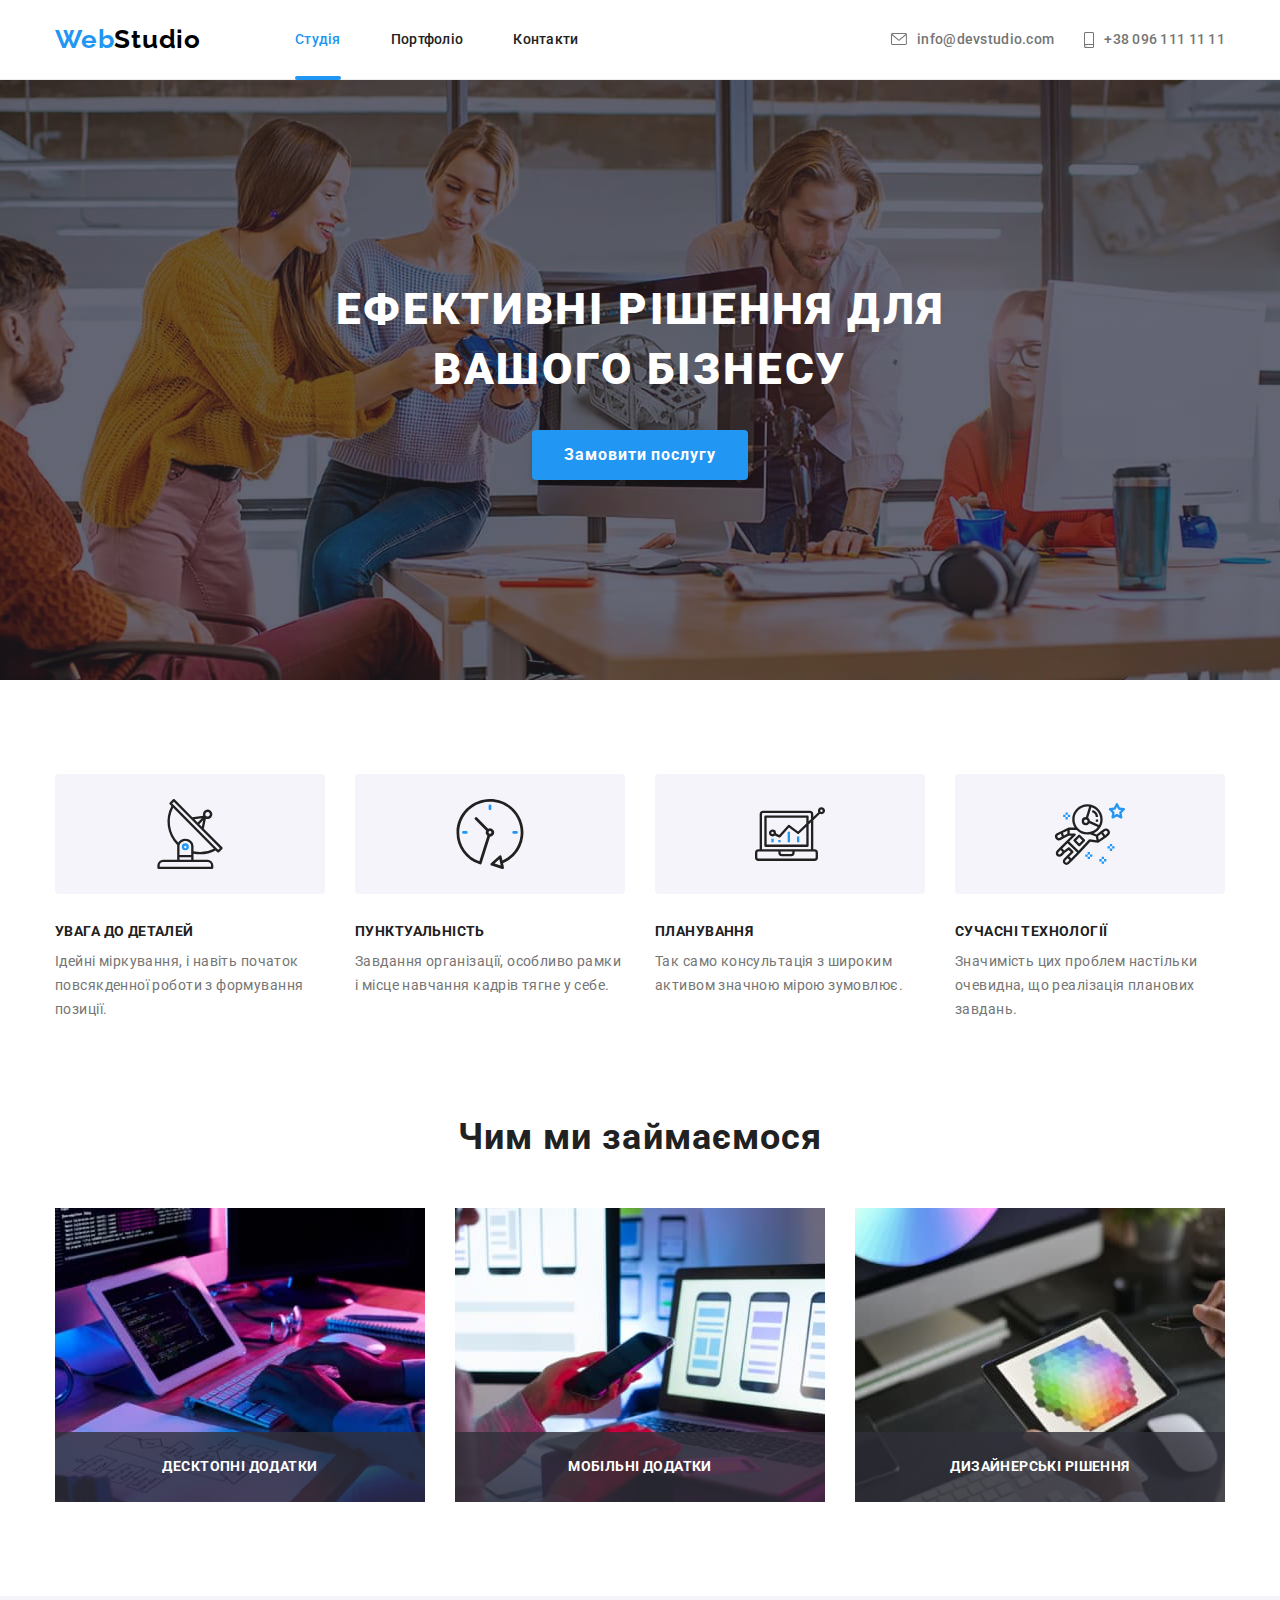
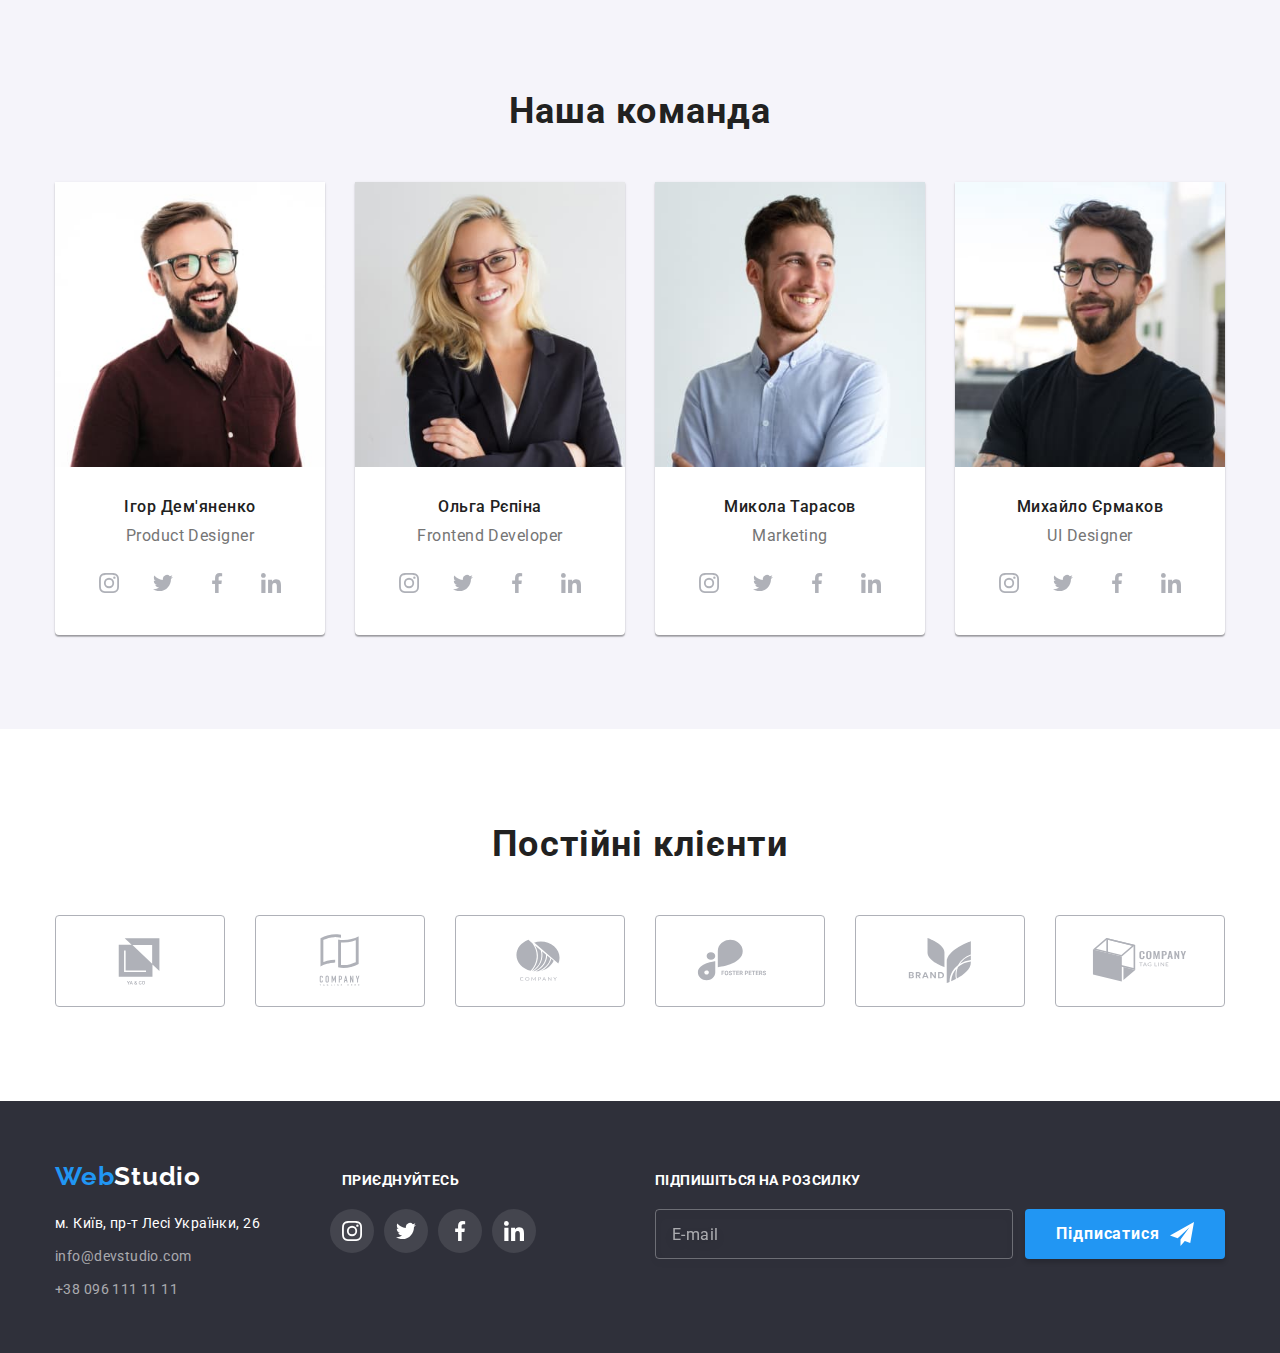
<file: index.html>
<!DOCTYPE html>
<html lang="uk">
  <head>
    <meta charset="UTF-8" />
    <meta http-equiv="X-UA-Compatible" content="IE=edge" />
    <meta name="viewport" content="width=device-width, initial-scale=1.0" />
    <link rel="preconnect" href="https://fonts.googleapis.com" />
    <link rel="preconnect" href="https://fonts.gstatic.com" crossorigin />
    <link
      href="https://fonts.googleapis.com/css2?family=Raleway:wght@700&family=Roboto:wght@400;500;700;900&display=swap"
      rel="stylesheet"
    />
    <link
      rel="stylesheet"
      href="https://cdnjs.cloudflare.com/ajax/libs/modern-normalize/1.1.0/modern-normalize.min.css"
    />
    <link rel="stylesheet" href="./css/main.min.css" />
    <title>Студія</title>
  </head>
  <body>
    <!--Шапка сайта-->
    <header class="header-page">
      <div class="container nav-sections">
        <a href="./index.html" lang="en" class="logo logo--logo-header link">
          Web<span class="logo--color">Studio</span>
        </a>
        <button type="button" class="burger" data-mobmenu-open>
          <svg class="burger__icon" width="40px" height="40px">
            <use href="./images/symbol-defs.svg#icon-burger_40px"></use>
          </svg>
        </button>
        <!-- ----mob-menu---- -->
        <div class="mob-menu is-hidden" data-mobmenu>
          <div class="container-mob">
            <div class="mob-menu__top">
              <button type="button" class="modal-icon-mob" data-mobmenu-close>
                <svg class="modal-icon__close" width="24px" height="24px">
                  <use href="./images/symbol-defs.svg#icon-close-24px"></use>
                </svg>
              </button>
              <ul class="mob-menu-set mob-menu-set__text list">
                <li>
                  <a
                    href="./index.html"
                    class="mob-menu-set__item link nav-set__item--current"
                  >
                    Студія
                  </a>
                </li>
                <li>
                  <a href="./portfolio.html" class="mob-menu-set__item link">
                    Портфоліо
                  </a>
                </li>
                <li>
                  <a href="#" class="mob-menu-set__item link"> Контакти </a>
                </li>
              </ul>
            </div>
            <div class="mob-menu__bottom">
              <ul class="mob-menu-contacts list">
                <li>
                  <a
                    href="tel:+380961111111"
                    class="mob-menu-contacts__nomb link"
                  >
                    +38 096 111 11 11
                  </a>
                </li>
                <li>
                  <a
                    href="mailto:info@devstudio.com"
                    lang="en"
                    class="mob-menu-contacts__mail link"
                  >
                    info@devstudio.com
                  </a>
                </li>
              </ul>
              <ul class="mob-menu-soc-set list">
                <li class="mob-menu-soc-set__item">
                  <a href="">Instagram</a>
                </li>
                <li class="mob-menu-soc-set__item"><a href="">Twitter</a></li>
                <li class="mob-menu-soc-set__item"><a href="">Facebook</a></li>
                <li class="mob-menu-soc-set__item"><a href="">LinkedIn</a></li>
              </ul>
            </div>
          </div>
        </div>
        <!-- -----nav-menu----- -->
        <nav class="nav">
          <ul class="nav-set nav-set__text list">
            <li>
              <a
                href="./index.html"
                class="nav-set__item link nav-set__item--current"
              >
                Студія
              </a>
            </li>
            <li>
              <a href="./portfolio.html" class="nav-set__item link">
                Портфоліо
              </a>
            </li>
            <li>
              <a href="#" class="nav-set__item link"> Контакти </a>
            </li>
          </ul>
          <ul class="contacts-set contacts-set__text list">
            <li>
              <a
                href="mailto:info@devstudio.com"
                lang="en"
                class="contacts-set__item link"
              >
                <svg class="contacts-set__icon" width="16px" height="12px">
                  <use href="./images/symbol-defs.svg#icon-mail"></use>
                </svg>
                info@devstudio.com
              </a>
            </li>
            <li>
              <a href="tel:+380961111111" class="contacts-set__item link">
                <svg class="contacts-set__icon" width="10px" height="16px">
                  <use href="./images/symbol-defs.svg#icon-smartphone"></use>
                </svg>
                +38 096 111 11 11
              </a>
            </li>
          </ul>
        </nav>
        <!-- Контакти -->
      </div>
    </header>
    <!--Головна сторінка-->
    <main>
      <!--Замовлення послуги-->
      <section class="hero hero__overlay">
        <h1 class="hero__title">Ефективні рішення для вашого бізнесу</h1>
        <button type="button" class="btn btn--main hero__btn" data-modal-open>
          Замовити послугу
        </button>
      </section>
      <!--Переваги-->
      <section class="advantages">
        <div class="container">
          <h2 class="section-title visually-hidden">Переваги</h2>
          <ul class="features list">
            <li class="features__item features__item--antenna">
              <h3 class="features__title">увага до деталей</h3>
              <p class="features__text">
                Ідейні міркування, і навіть початок повсякденної роботи з
                формування позиції.
              </p>
            </li>
            <li class="features__item features__item--clock">
              <h3 class="features__title">пунктуальність</h3>
              <p class="features__text">
                Завдання організації, особливо рамки і місце навчання кадрів
                тягне у себе.
              </p>
            </li>
            <li class="features__item features__item--diagram">
              <h3 class="features__title">планування</h3>
              <p class="features__text">
                Так само консультація з широким активом значною мірою зумовлює.
              </p>
            </li>
            <li class="features__item features__item--astronaut">
              <h3 class="features__title">сучасні технології</h3>
              <p class="features__text">
                Значимість цих проблем настільки очевидна, що реалізація
                планових завдань.
              </p>
            </li>
          </ul>
        </div>
      </section>
      <!--Діяльність-->
      <section class="section-padding hide">
        <div class="container">
          <h2 class="section-title">Чим ми займаємося</h2>
          <ul class="work list">
            <li class="work-item">
              <img
                srcset="./images/box1.jpg 1x, ./images/box1-2x.jpg 2x"
                src="./images/box1.jpg"
                alt="тип діяльності 1"
                width="370"
              />
              <p class="work-item__text">Десктопні додатки</p>
            </li>
            <li class="work-item">
              <img
                srcset="./images/box2.jpg 1x, ./images/box2-2x.jpg 2x"
                src="./images/box2.jpg"
                alt="тип діяльності 2"
                width="370"
              />
              <p class="work-item__text">Мобільні додатки</p>
            </li>
            <li class="work-item">
              <img
                srcset="./images/box3.jpg 1x, ./images/box3-2x.jpg 2x"
                src="./images/box3.jpg"
                alt="тип діяльності 3"
                width="370"
              />
              <p class="work-item__text">Дизайнерські рішення</p>
            </li>
          </ul>
        </div>
      </section>
      <!--Команда-->
      <section class="section-padding section-bg">
        <div class="container">
          <h2 class="section-title">Наша команда</h2>
          <ul class="staff list">
            <li class="staff-card">
              <picture>
                <source
                  srcset="
                    ./images/prodact-designer.jpg    1x,
                    ./images/prodact-designer-2x.jpg 2x
                  "
                  media="(min-width: 1600px)"
                />
                <source
                  srcset="
                    ./images/prodact-designer-tab.jpg    1x,
                    ./images/prodact-designer-tab-2x.jpg 2x
                  "
                  media="(min-width: 768px)"
                />
                <source
                  srcset="
                    ./images/prodact-designer-mob.jpg    1x,
                    ./images/prodact-designer-mob-2x.jpg 2x
                  "
                  media="(max-width: 767px)"
                />
                <img
                  src="./images/prodact-designer.jpg"
                  alt="фото співробітника prodact-designer"
                  width="450"
                />
              </picture>
              <div class="staff__meta">
                <h3 class="staff__name">Ігор Дем'яненко</h3>
                <p class="staff__pos" lang="en">Product Designer</p>
                <ul class="soc-set">
                  <li>
                    <a class="soc-link" href="">
                      <svg
                        class="soc-link__icon soc-link__icon--staff"
                        width="20"
                        height="20"
                      >
                        <use
                          href="./images/symbol-defs.svg#icon-instagram"
                        ></use>
                      </svg>
                    </a>
                  </li>
                  <li>
                    <a class="soc-link" href="">
                      <svg
                        class="soc-link__icon soc-link__icon--staff"
                        width="20"
                        height="20"
                      >
                        <use href="./images/symbol-defs.svg#icon-twitter"></use>
                      </svg>
                    </a>
                  </li>
                  <li>
                    <a class="soc-link" href=""
                      ><svg
                        class="soc-link__icon soc-link__icon--staff"
                        width="20"
                        height="20"
                      >
                        <use
                          href="./images/symbol-defs.svg#icon-facebook"
                        ></use>
                      </svg>
                    </a>
                  </li>
                  <li>
                    <a class="soc-link" href=""
                      ><svg
                        class="soc-link__icon soc-link__icon--staff"
                        width="20"
                        height="20"
                      >
                        <use
                          href="./images/symbol-defs.svg#icon-linkedin"
                        ></use>
                      </svg>
                    </a>
                  </li>
                </ul>
              </div>
            </li>
            <li class="staff-card">
              <picture>
                <source
                  srcset="
                    ./images/frontend-developer.jpg    1x,
                    ./images/frontend-developer-2x.jpg 2x
                  "
                  media="(min-width: 1600px)"
                />
                <source
                  srcset="
                    ./images/frontend-developer-tab.jpg    1x,
                    ./images/frontend-developer-tab-2x.jpg 2x
                  "
                  media="(min-width: 768px)"
                />
                <source
                  srcset="
                    ./images/frontend-developer-mob.jpg    1x,
                    ./images/frontend-developer-mob-2x.jpg 2x
                  "
                  media="(max-width: 767px)"
                />
                <img
                  src="./images/frontend-developer.jpg"
                  alt="фото співробітника frontend-developer"
                  width="450"
                />
              </picture>
              <div class="staff__meta">
                <h3 class="staff__name">Ольга Рєпіна</h3>
                <p class="staff__pos" lang="en">Frontend Developer</p>
                <ul class="soc-set">
                  <li>
                    <a class="soc-link" href="">
                      <svg
                        class="soc-link__icon soc-link__icon--staff"
                        width="20"
                        height="20"
                      >
                        <use
                          href="./images/symbol-defs.svg#icon-instagram"
                        ></use>
                      </svg>
                    </a>
                  </li>
                  <li>
                    <a class="soc-link" href="">
                      <svg
                        class="soc-link__icon soc-link__icon--staff"
                        width="20"
                        height="20"
                      >
                        <use href="./images/symbol-defs.svg#icon-twitter"></use>
                      </svg>
                    </a>
                  </li>
                  <li>
                    <a class="soc-link" href=""
                      ><svg
                        class="soc-link__icon soc-link__icon--staff"
                        width="20"
                        height="20"
                      >
                        <use
                          href="./images/symbol-defs.svg#icon-facebook"
                        ></use>
                      </svg>
                    </a>
                  </li>
                  <li>
                    <a class="soc-link" href=""
                      ><svg
                        class="soc-link__icon soc-link__icon--staff"
                        width="20"
                        height="20"
                      >
                        <use
                          href="./images/symbol-defs.svg#icon-linkedin"
                        ></use>
                      </svg>
                    </a>
                  </li>
                </ul>
              </div>
            </li>
            <li class="staff-card">
              <picture>
                <source
                  srcset="
                    ./images/marketing.jpg    1x,
                    ./images/marketing-2x.jpg 2x
                  "
                  media="(min-width: 1600px)"
                />
                <source
                  srcset="
                    ./images/marketing-tab.jpg    1x,
                    ./images/marketing-tab-2x.jpg 2x
                  "
                  media="(min-width: 768px)"
                />
                <source
                  srcset="
                    ./images/marketing-mob.jpg    1x,
                    ./images/marketing-mob-2x.jpg 2x
                  "
                  media="(max-width: 767px)"
                />
                <img
                  src="./images/marketing.jpg"
                  alt="фото співробітника marketing"
                  width="450"
                />
              </picture>
              <div class="staff__meta">
                <h3 class="staff__name">Микола Тарасов</h3>
                <p class="staff__pos" lang="en">Marketing</p>
                <ul class="soc-set">
                  <li>
                    <a class="soc-link" href="">
                      <svg
                        class="soc-link__icon soc-link__icon--staff"
                        width="20"
                        height="20"
                      >
                        <use
                          href="./images/symbol-defs.svg#icon-instagram"
                        ></use>
                      </svg>
                    </a>
                  </li>
                  <li>
                    <a class="soc-link" href="">
                      <svg
                        class="soc-link__icon soc-link__icon--staff"
                        width="20"
                        height="20"
                      >
                        <use href="./images/symbol-defs.svg#icon-twitter"></use>
                      </svg>
                    </a>
                  </li>
                  <li>
                    <a class="soc-link" href=""
                      ><svg
                        class="soc-link__icon soc-link__icon--staff"
                        width="20"
                        height="20"
                      >
                        <use
                          href="./images/symbol-defs.svg#icon-facebook"
                        ></use>
                      </svg>
                    </a>
                  </li>
                  <li>
                    <a class="soc-link" href=""
                      ><svg
                        class="soc-link__icon soc-link__icon--staff"
                        width="20"
                        height="20"
                      >
                        <use
                          href="./images/symbol-defs.svg#icon-linkedin"
                        ></use>
                      </svg>
                    </a>
                  </li>
                </ul>
              </div>
            </li>
            <li class="staff-card">
              <picture>
                <source
                  srcset="
                    ./images/ui-designer.jpg    1x,
                    ./images/ui-designer-2x.jpg 2x
                  "
                  media="(min-width: 1600px)"
                />
                <source
                  srcset="
                    ./images/ui-designer-tab.jpg    1x,
                    ./images/ui-designer-tab-2x.jpg 2x
                  "
                  media="(min-width: 768px)"
                />
                <source
                  srcset="
                    ./images/ui-designer-mob.jpg    1x,
                    ./images/ui-designer-mob-2x.jpg 2x
                  "
                  media="(max-width: 767px)"
                />
                <img
                  src="./images/ui-designer.jpg"
                  alt="фото співробітника ui-designer"
                  width="450"
                />
              </picture>
              <div class="staff__meta">
                <h3 class="staff__name">Михайло Єрмаков</h3>
                <p class="staff__pos" lang="en">UI Designer</p>
                <ul class="soc-set">
                  <li>
                    <a class="soc-link" href="">
                      <svg
                        class="soc-link__icon soc-link__icon--staff"
                        width="20"
                        height="20"
                      >
                        <use
                          href="./images/symbol-defs.svg#icon-instagram"
                        ></use>
                      </svg>
                    </a>
                  </li>
                  <li>
                    <a class="soc-link" href="">
                      <svg
                        class="soc-link__icon soc-link__icon--staff"
                        width="20"
                        height="20"
                      >
                        <use href="./images/symbol-defs.svg#icon-twitter"></use>
                      </svg>
                    </a>
                  </li>
                  <li>
                    <a class="soc-link" href=""
                      ><svg
                        class="soc-link__icon soc-link__icon--staff"
                        width="20"
                        height="20"
                      >
                        <use
                          href="./images/symbol-defs.svg#icon-facebook"
                        ></use>
                      </svg>
                    </a>
                  </li>
                  <li>
                    <a class="soc-link" href=""
                      ><svg
                        class="soc-link__icon soc-link__icon--staff"
                        width="20"
                        height="20"
                      >
                        <use
                          href="./images/symbol-defs.svg#icon-linkedin"
                        ></use>
                      </svg>
                    </a>
                  </li>
                </ul>
              </div>
            </li>
          </ul>
        </div>
      </section>
      <!--Клієнти-->
      <section class="clients section-padding">
        <div class="container">
          <h2 class="section-title">Постійні клієнти</h2>
          <ul class="clients list">
            <li class="clients-item">
              <a class="clients__link" href="">
                <svg width="106" height="60">
                  <use
                    href="./images/symbol-defs.svg#icon-logo-ya-and-co"
                  ></use>
                </svg>
              </a>
            </li>
            <li class="clients-item">
              <a class="clients__link" href=""
                ><svg width="106" height="60">
                  <use
                    href="./images/symbol-defs.svg#icon-logo-tagline-here"
                  ></use>
                </svg>
              </a>
            </li>
            <li class="clients-item">
              <a class="clients__link" href=""
                ><svg width="106" height="60">
                  <use href="./images/symbol-defs.svg#icon-logo-company"></use>
                </svg>
              </a>
            </li>
            <li class="clients-item">
              <a class="clients__link" href=""
                ><svg width="106" height="60">
                  <use href="./images/symbol-defs.svg#icon-Logo-foster"></use>
                </svg>
              </a>
            </li>
            <li class="clients-item">
              <a class="clients__link" href=""
                ><svg width="106" height="60">
                  <use href="./images/symbol-defs.svg#icon-logo-brand"></use>
                </svg>
              </a>
            </li>
            <li class="clients-item">
              <a class="clients__link" href=""
                ><svg width="106" height="60">
                  <use href="./images/symbol-defs.svg#icon-logo-tagline"></use>
                </svg>
              </a>
            </li>
          </ul>
        </div>
      </section>
    </main>
    <!--Підвал-->
    <footer class="footer-page">
      <div class="footer container">
        <div class="footer-tab-container">
          <div class="footer-contacts">
            <a href="./index.html" lang="en" class="logo logo--footer link">
              Web<span class="logo--color-invers">Studio</span>
            </a>
            <address>
              <ul class="footer-address list">
                <li class="footer-contacts__meta">
                  <a
                    class="footer-contacts--address-color"
                    href="https://goo.gl/maps/oZFCVHEpmyyT5ziX9"
                    target="_blank"
                    rel="noopener noreferrer nofollow"
                  >
                    м. Київ, пр-т Лесі Українки, 26
                  </a>
                </li>
                <li class="footer-contacts__meta">
                  <a
                    href="mailto:info@devstudio.com"
                    lang="en"
                    class="footer-contacts--color link"
                  >
                    info@devstudio.com
                  </a>
                </li>
                <li class="footer-contacts__meta">
                  <a
                    href="tel:+380961111111"
                    class="footer-contacts--color link"
                  >
                    +38 096 111 11 11
                  </a>
                </li>
              </ul>
            </address>
          </div>
          <!--social -->
          <div class="footer-soc">
            <h2 class="visually-hidden">Соціальні мережі</h2>
            <p class="footer-title footer-title--soc-set">приєднуйтесь</p>
            <ul class="soc-set">
              <li>
                <a class="soc-link soc-link--footer" href="">
                  <svg
                    class="soc-link__icon soc-link__icon--footer"
                    width="20"
                    height="20"
                  >
                    <use href="./images/symbol-defs.svg#icon-instagram"></use>
                  </svg>
                </a>
              </li>
              <li>
                <a class="soc-link soc-link--footer" href="">
                  <svg
                    class="soc-link__icon soc-link__icon--footer"
                    width="20"
                    height="20"
                  >
                    <use href="./images/symbol-defs.svg#icon-twitter"></use>
                  </svg>
                </a>
              </li>
              <li>
                <a class="soc-link soc-link--footer" href=""
                  ><svg
                    class="soc-link__icon soc-link__icon--footer"
                    width="20"
                    height="20"
                  >
                    <use href="./images/symbol-defs.svg#icon-facebook"></use>
                  </svg>
                </a>
              </li>
              <li>
                <a class="soc-link soc-link--footer" href=""
                  ><svg
                    class="soc-link__icon soc-link__icon--footer"
                    width="20"
                    height="20"
                  >
                    <use href="./images/symbol-defs.svg#icon-linkedin"></use>
                  </svg>
                </a>
              </li>
            </ul>
          </div>
        </div>
        <div class="footer-form-space">
          <p class="footer-title">Підпишіться на розсилку</p>
          <form class="footer-form">
            <label for="user-advertisement-mail"></label>
            <input
              type="email"
              name="user-advertisement-mail"
              id="user-advertisement-mail"
              class="footer-form__input"
              placeholder="E-mail"
            />
            <button type="submit" class="btn btn--main footer-form__btn">
              Підписатися
              <svg
                class="icon-send icon-send--right"
                width="24px"
                height="24px"
              >
                <use href="./images/symbol-defs.svg#icon-send"></use>
              </svg>
            </button>
          </form>
        </div>
      </div>
    </footer>
    <!-- -----modal----- -->
    <div class="backdrop is-hidden" data-modal>
      <div class="modal">
        <button type="button" class="modal-icon" data-modal-close>
          <svg class="modal-icon__close" width="18px" height="18px">
            <use href="./images/symbol-defs.svg#icon-close-black"></use>
          </svg>
        </button>
        <p class="modal__title">Залиште свої дані, ми вам передзвонимо</p>
        <form>
          <div class="modal-form__item">
            <label for="user-name">
              <span class="modal-form__name">Ім'я</span>
            </label>
            <div class="modal-form__input-wrap">
              <input
                type="text"
                name="user-name"
                id="user-name"
                class="modal-form__input"
              />
              <svg class="modal-form__icon" width="18" height="18">
                <use
                  href="./images/symbol-defs.svg#icon-person-black-18dp"
                ></use>
              </svg>
            </div>
          </div>
          <div class="modal-form__item">
            <label for="user-tel">
              <span class="modal-form__name">Телефон</span></label
            >
            <div class="modal-form__input-wrap">
              <input
                type="tel"
                name="user-tel"
                id="user-tel"
                class="modal-form__input"
              />
              <svg class="modal-form__icon" width="18" height="18">
                <use
                  href="./images/symbol-defs.svg#icon-phone-black-18dp"
                ></use>
              </svg>
            </div>
          </div>
          <div class="modal-form__item">
            <label for="user-mail">
              <span class="modal-form__name">Пошта</span></label
            >
            <div class="modal-form__input-wrap">
              <input
                type="email"
                name="user-mail"
                id="user-mail"
                class="modal-form__input"
              />
              <svg class="modal-form__icon" width="18" height="18">
                <use
                  href="./images/symbol-defs.svg#icon-email-black-18dp"
                ></use>
              </svg>
            </div>
          </div>
          <div class="modal-form__item">
            <label for="user-comment">
              <span class="modal-form__name">Коментар</span></label
            >
            <textarea
              name="user-comment"
              id="user-comment"
              placeholder="Введіть текст"
              class="modal-form__textarea"
            ></textarea>
          </div>
          <div class="modal-form__item">
            <input
              type="checkbox"
              name="condition"
              id="condition"
              value="true"
              class="modal-form__input-check visually-hidden"
            />
            <label for="condition" class="modal-form__condition">
              <span class="modal-form__check">
                <svg width="16" height="15">
                  <use href="./images/symbol-defs.svg#icon-check"></use>
                </svg>
              </span>
              Погоджуюся з розсилкою та приймаю
              <a class="modal-form__condition--link">Умови договору</a>
            </label>
          </div>
          <button type="submit" class="btn btn--main modal-form__btn">
            Відправити
          </button>
        </form>
      </div>
    </div>
    <!-- -----script----- -->
    <script src="./js/mobile-menu.js"></script>
    <script src="./js/modal.js"></script>
  </body>
</html>
</file>
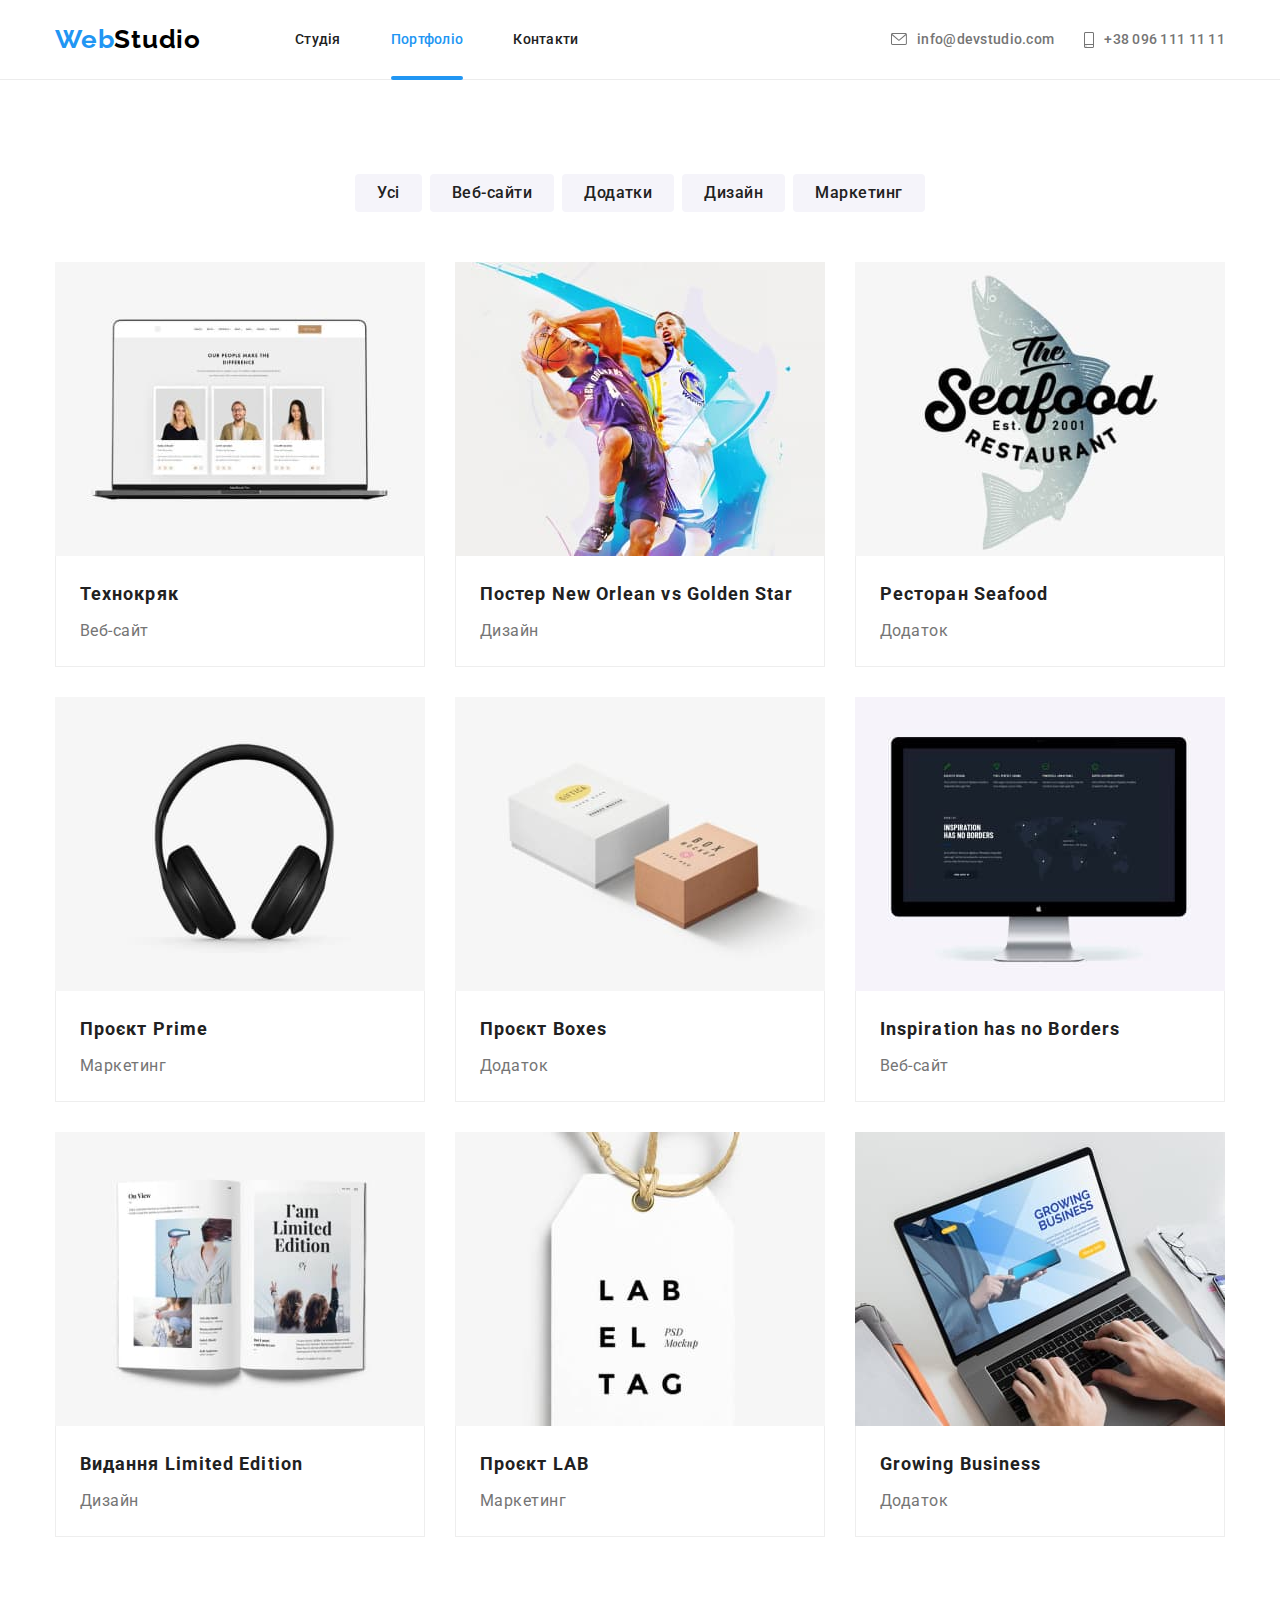
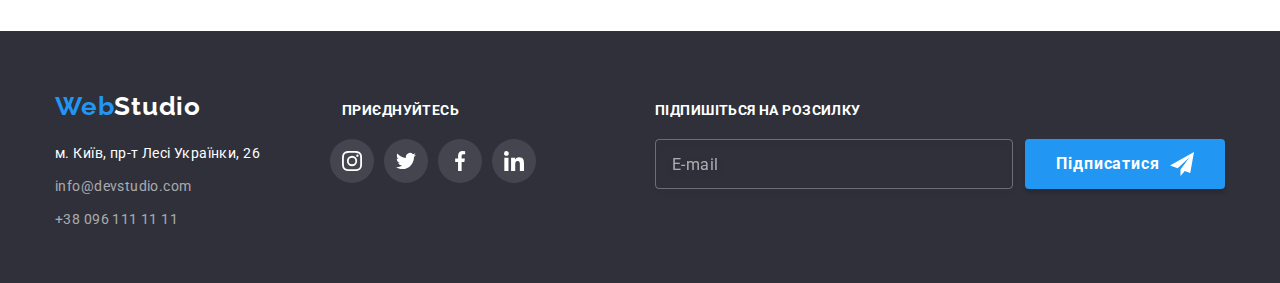
<file: portfolio.html>
<!DOCTYPE html>
<html lang="uk">
  <head>
    <meta charset="UTF-8" />
    <meta http-equiv="X-UA-Compatible" content="IE=edge" />
    <meta name="viewport" content="width=device-width, initial-scale=1.0" />
    <link rel="preconnect" href="https://fonts.googleapis.com" />
    <link rel="preconnect" href="https://fonts.gstatic.com" crossorigin />
    <link
      href="https://fonts.googleapis.com/css2?family=Raleway:wght@700&family=Roboto:wght@400;500;700;900&display=swap"
      rel="stylesheet"
    />
    <link
      rel="stylesheet"
      href="https://cdnjs.cloudflare.com/ajax/libs/modern-normalize/1.1.0/modern-normalize.min.css"
    />
    <link rel="stylesheet" href="./css/main.min.css" />
    <title>Студія</title>
  </head>
  <body>
    <!--Шапка сайта-->
    <header class="header-page">
      <div class="container nav-sections">
        <a href="./index.html" lang="en" class="logo logo--logo-header link">
          Web<span class="logo--color">Studio</span>
        </a>
        <button type="button" class="burger" data-mobmenu-open>
          <svg class="burger__icon" width="40px" height="40px">
            <use href="./images/symbol-defs.svg#icon-burger_40px"></use>
          </svg>
        </button>
        <!-- ----mob-menu---- -->
        <div class="mob-menu is-hidden" data-mobmenu>
          <div class="container-mob">
            <div class="mob-menu__top">
              <button type="button" class="modal-icon-mob" data-mobmenu-close>
                <svg class="modal-icon__close" width="24px" height="24px">
                  <use href="./images/symbol-defs.svg#icon-close-24px"></use>
                </svg>
              </button>
              <ul class="mob-menu-set mob-menu-set__text list">
                <li>
                  <a
                    href="./index.html"
                    class="mob-menu-set__item link nav-set__item--current"
                  >
                    Студія
                  </a>
                </li>
                <li>
                  <a href="./portfolio.html" class="mob-menu-set__item link">
                    Портфоліо
                  </a>
                </li>
                <li>
                  <a href="#" class="mob-menu-set__item link"> Контакти </a>
                </li>
              </ul>
            </div>
            <div class="mob-menu__bottom">
              <ul class="mob-menu-contacts list">
                <li>
                  <a
                    href="tel:+380961111111"
                    class="mob-menu-contacts__nomb link"
                  >
                    +38 096 111 11 11
                  </a>
                </li>
                <li>
                  <a
                    href="mailto:info@devstudio.com"
                    lang="en"
                    class="mob-menu-contacts__mail link"
                  >
                    info@devstudio.com
                  </a>
                </li>
              </ul>
              <ul class="mob-menu-soc-set list">
                <li class="mob-menu-soc-set__item">
                  <a href="">Instagram</a>
                </li>
                <li class="mob-menu-soc-set__item"><a href="">Twitter</a></li>
                <li class="mob-menu-soc-set__item"><a href="">Facebook</a></li>
                <li class="mob-menu-soc-set__item"><a href="">LinkedIn</a></li>
              </ul>
            </div>
          </div>
        </div>
        <!-- -----nav-menu----- -->
        <nav class="nav">
          <ul class="nav-set nav-set__text list">
            <li>
              <a href="./index.html" class="nav-set__item link"> Студія </a>
            </li>
            <li>
              <a
                href="./portfolio.html"
                class="nav-set__item link nav-set__item--current"
              >
                Портфоліо
              </a>
            </li>
            <li>
              <a href="#" class="nav-set__item link"> Контакти </a>
            </li>
          </ul>
          <ul class="contacts-set contacts-set__text list">
            <li>
              <a
                href="mailto:info@devstudio.com"
                lang="en"
                class="contacts-set__item link"
              >
                <svg class="contacts-set__icon" width="16px" height="12px">
                  <use href="./images/symbol-defs.svg#icon-mail"></use>
                </svg>
                info@devstudio.com
              </a>
            </li>
            <li>
              <a href="tel:+380961111111" class="contacts-set__item link">
                <svg class="contacts-set__icon" width="10px" height="16px">
                  <use href="./images/symbol-defs.svg#icon-smartphone"></use>
                </svg>
                +38 096 111 11 11
              </a>
            </li>
          </ul>
        </nav>
        <!-- Контакти -->
      </div>
    </header>
    <!--buttons-->
    <section class="section-padding">
      <div class="container">
        <h1 class="visually-hidden">Portfolio</h1>
        <ul class="btn-list list">
          <li>
            <button type="button" class="btn btn--gallery">Усі</button>
          </li>
          <li>
            <button type="button" class="btn btn--gallery">Веб-сайти</button>
          </li>
          <li>
            <button type="button" class="btn btn--gallery">Додатки</button>
          </li>
          <li>
            <button type="button" class="btn btn--gallery">Дизайн</button>
          </li>
          <li>
            <button type="button" class="btn btn--gallery">Маркетинг</button>
          </li>
        </ul>
        <!-- galery -->
        <ul class="galery list">
          <li class="galery-card">
            <a href="#" class="galery__item link">
              <div class="galery-thumb">
                <img
                  src="./images/images-portfolio/technocrack.jpg"
                  alt="сторінка сайта Технокряк"
                  width="370"
                />
                <p class="galery-thumb__text">
                  Ресурс пропонує комплексні пропозиції з різним рівнем
                  функціоналу та сервісів. Все це дозволить відвідувачу отримати
                  вичерпні відомості про компанію чи приватну особу.
                </p>
              </div>
              <div class="galery__meta">
                <h2 class="galery__name">Технокряк</h2>
                <p class="galery__text">Веб-сайт</p>
              </div>
            </a>
          </li>
          <li class="galery-card">
            <a href="#" class="galery__item link">
              <div class="galery-thumb">
                <img
                  src="./images/images-portfolio/new-orlean-vs-golden-star.jpg"
                  alt="Два хлопця грають в баскетбол"
                  width="370"
                />
                <p class="galery-thumb__text">
                  Lorem ipsum dolor sit amet consectetur adipisicing elit.
                  Temporibus nobis illum est magni, molestiae sunt sed enim in
                  quidem nostrum?
                </p>
              </div>
              <div class="galery__meta">
                <h2 class="galery__name">
                  Постер <span lang="en">New Orlean vs Golden Star</span>
                </h2>
                <p class="galery__text">Дизайн</p>
              </div>
            </a>
          </li>
          <li class="galery-card">
            <a href="#" class="galery__item link">
              <div class="galery-thumb">
                <img
                  src="./images/images-portfolio/seafood.jpg"
                  alt="Логотип ресторану Сіфуд"
                  width="370"
                />
                <p class="galery-thumb__text">
                  Lorem ipsum dolor sit amet consectetur adipisicing elit.
                  Temporibus nobis illum est magni, molestiae sunt sed enim in
                  quidem nostrum?
                </p>
              </div>
              <div class="galery__meta">
                <h2 class="galery__name">
                  Ресторан <span lang="en">Seafood</span>
                </h2>
                <p class="galery__text">Додаток</p>
              </div>
            </a>
          </li>
          <li class="galery-card">
            <a href="#" class="galery__item link">
              <div class="galery-thumb">
                <img
                  src="./images/images-portfolio/prime.jpg"
                  alt="навушники"
                  width="370"
                />
                <p class="galery-thumb__text">
                  Lorem ipsum dolor sit amet consectetur adipisicing elit.
                  Temporibus nobis illum est magni, molestiae sunt sed enim in
                  quidem nostrum?
                </p>
              </div>
              <div class="galery__meta">
                <h2 class="galery__name">
                  Проєкт <span lang="en">Prime</span>
                </h2>
                <p class="galery__text">Маркетинг</p>
              </div>
            </a>
          </li>
          <li class="galery-card">
            <a href="#" class="galery__item link">
              <div class="galery-thumb">
                <img
                  src="./images/images-portfolio/boxes.jpg"
                  alt="Дві коробки, біла і коричнева"
                  width="370"
                />
                <p class="galery-thumb__text">
                  Lorem ipsum dolor sit amet consectetur adipisicing elit.
                  Temporibus nobis illum est magni, molestiae sunt sed enim in
                  quidem nostrum?
                </p>
              </div>
              <div class="galery__meta">
                <h2 class="galery__name">
                  Проєкт <span lang="en">Boxes</span>
                </h2>
                <p class="galery__text">Додаток</p>
              </div>
            </a>
          </li>
          <li class="galery-card">
            <a href="#" class="galery__item link">
              <div class="galery-thumb">
                <img
                  src="./images/images-portfolio/inspiration-has-no-borders.jpg"
                  alt="На моніторі зображена карта світу і перелічені сильні якості команди"
                  width="370"
                />
                <p class="galery-thumb__text">
                  Lorem ipsum dolor sit amet consectetur adipisicing elit.
                  Temporibus nobis illum est magni, molestiae sunt sed enim in
                  quidem nostrum?
                </p>
              </div>
              <div class="galery__meta">
                <h2 class="galery__name" lang="en">
                  Inspiration has no Borders
                </h2>
                <p class="galery__text">Веб-сайт</p>
              </div>
            </a>
          </li>
          <li class="galery-card">
            <a href="#" class="galery__item link">
              <div class="galery-thumb">
                <img
                  src="./images/images-portfolio/limited-edition.jpg"
                  alt="Розгорнутий журнал"
                  width="370"
                />
                <p class="galery-thumb__text">
                  Lorem ipsum dolor sit amet consectetur adipisicing elit.
                  Temporibus nobis illum est magni, molestiae sunt sed enim in
                  quidem nostrum?
                </p>
              </div>
              <div class="galery__meta">
                <h2 class="galery__name">
                  Видання <span lang="en">Limited Edition</span>
                </h2>
                <p class="galery__text">Дизайн</p>
              </div>
            </a>
          </li>
          <li class="galery-card">
            <a href="#" class="galery__item link">
              <div class="galery-thumb">
                <img
                  src="./images/images-portfolio/lab.jpg"
                  alt="Етикетка ЛАБ ЕЛ ТЕГ"
                  width="370"
                />
                <p class="galery-thumb__text">
                  Lorem ipsum dolor sit amet consectetur adipisicing elit.
                  Temporibus nobis illum est magni, molestiae sunt sed enim in
                  quidem nostrum?
                </p>
              </div>
              <div class="galery__meta">
                <h2 class="galery__name">Проєкт <span lang="en">LAB</span></h2>
                <p class="galery__text">Маркетинг</p>
              </div>
            </a>
          </li>
          <li class="galery-card">
            <a href="#" class="galery__item link">
              <div class="galery-thumb">
                <img
                  src="./images/images-portfolio/growing-business.jpg"
                  alt="Відкритий ноутбук. На екрані відкритий сайт з заставкою додатка"
                  width="370"
                />
                <p class="galery-thumb__text">
                  Lorem ipsum dolor sit amet consectetur adipisicing elit.
                  Temporibus nobis illum est magni, molestiae sunt sed enim in
                  quidem nostrum?
                </p>
              </div>
              <div class="galery__meta">
                <h2 class="galery__name" lang="en">Growing Business</h2>
                <p class="galery__text">Додаток</p>
              </div>
            </a>
          </li>
        </ul>
      </div>
    </section>
    <!--Підвал-->
    <footer class="footer-page">
      <div class="footer container">
        <div class="footer-tab-container">
          <div class="footer-contacts">
            <a href="./index.html" lang="en" class="logo logo--footer link">
              Web<span class="logo--color-invers">Studio</span>
            </a>
            <address>
              <ul class="footer-address list">
                <li class="footer-contacts__meta">
                  <a
                    class="footer-contacts--address-color"
                    href="https://goo.gl/maps/oZFCVHEpmyyT5ziX9"
                    target="_blank"
                    rel="noopener noreferrer nofollow"
                  >
                    м. Київ, пр-т Лесі Українки, 26
                  </a>
                </li>
                <li class="footer-contacts__meta">
                  <a
                    href="mailto:info@devstudio.com"
                    lang="en"
                    class="footer-contacts--color link"
                  >
                    info@devstudio.com
                  </a>
                </li>
                <li class="footer-contacts__meta">
                  <a
                    href="tel:+380961111111"
                    class="footer-contacts--color link"
                  >
                    +38 096 111 11 11
                  </a>
                </li>
              </ul>
            </address>
          </div>
          <!--social -->
          <div class="footer-soc">
            <h2 class="visually-hidden">Соціальні мережі</h2>
            <p class="footer-title footer-title--soc-set">приєднуйтесь</p>
            <ul class="soc-set">
              <li>
                <a class="soc-link soc-link--footer" href="">
                  <svg
                    class="soc-link__icon soc-link__icon--footer"
                    width="20"
                    height="20"
                  >
                    <use href="./images/symbol-defs.svg#icon-instagram"></use>
                  </svg>
                </a>
              </li>
              <li>
                <a class="soc-link soc-link--footer" href="">
                  <svg
                    class="soc-link__icon soc-link__icon--footer"
                    width="20"
                    height="20"
                  >
                    <use href="./images/symbol-defs.svg#icon-twitter"></use>
                  </svg>
                </a>
              </li>
              <li>
                <a class="soc-link soc-link--footer" href=""
                  ><svg
                    class="soc-link__icon soc-link__icon--footer"
                    width="20"
                    height="20"
                  >
                    <use href="./images/symbol-defs.svg#icon-facebook"></use>
                  </svg>
                </a>
              </li>
              <li>
                <a class="soc-link soc-link--footer" href=""
                  ><svg
                    class="soc-link__icon soc-link__icon--footer"
                    width="20"
                    height="20"
                  >
                    <use href="./images/symbol-defs.svg#icon-linkedin"></use>
                  </svg>
                </a>
              </li>
            </ul>
          </div>
        </div>
        <div class="footer-form-space">
          <p class="footer-title">Підпишіться на розсилку</p>
          <form class="footer-form">
            <label for="user-advertisement-mail"></label>
            <input
              type="email"
              name="user-advertisement-mail"
              id="user-advertisement-mail"
              class="footer-form__input"
              placeholder="E-mail"
            />
            <button type="submit" class="btn btn--main footer-form__btn">
              Підписатися
              <svg
                class="icon-send icon-send--right"
                width="24px"
                height="24px"
              >
                <use href="./images/symbol-defs.svg#icon-send"></use>
              </svg>
            </button>
          </form>
        </div>
      </div>
    </footer>
  </body>
</html>
</file>
<file: css/main.min.css>
:root{--primary-text-color: #757575;--title-text-color: #212121;--accent-color: #2196f3;--btn-hover-color: #188ce8;--header-border-color: #ececec;--logo-header-color: #000000;--primbg-secondbtn-logofooter-address-color: #ffffff;--secondary-bg-color: #f5f4fa;--footer-bg: #2f303a;--hero-bg-color: #c4c4c4;--portfolio-card-border-color: #eeeeee;--soc-icon-color: #afb1b8;--galery-overlay-bg: rgba(33, 150, 243, 0.9);--icon-close-color: rgba(0, 0, 0, 0.1);--icon-close-color-hover: #000000;--backdrop-color: rgba(0, 0, 0, 0.2);--work-item-before-bg-color: rgba(47, 48, 58, 0.8);--form-order-fld-border-color: rgba(33, 33, 33, 0.2);--btn-box-shadow: 0px 4px 4px rgba(0, 0, 0, 0.15);--footer-form-input-border: 1px solid rgba(255, 255, 255, 0.3);--footer-text-color: rgba(255, 255, 255, 0.6);--form-order-placeholder-color: rgba(117, 117, 117, 0.5);--soc-link--footer: rgba(255, 255, 255, 0.1);--mob-menu-border: rgba(33, 33, 33, 0.2);--hero-bg-gradient: linear-gradient( to right, rgba(47, 48, 58, 0.4), rgba(47, 48, 58, 0.4) );--main-font: "Roboto", sans-serif;--transition-duration: 250ms;--transition-timing-function: cubic-bezier(0.4, 0, 0.2, 1)}.visually-hidden{position:absolute;white-space:nowrap;width:1px;height:1px;overflow:hidden;border:0;padding:0;clip:rect(0 0 0 0);-webkit-clip-path:inset(50%);clip-path:inset(50%);margin:-1px}html{box-sizing:border-box}*,*::before,*::after{box-sizing:inherit}p,h1,h2,h3,h4,h5,h6{margin:0}ul,ol{margin:0;padding-left:0;list-style:none}a{color:currentColor;text-decoration:none;font-style:normal}img{display:block;width:100%;height:auto}textarea{resize:none}body{margin:0px;padding-top:60px;background-color:var(--primbg-secondbtn-logofooter-address-color);color:var(--primary-text-color);font-family:var(--main-font)}@media screen and (min-width: 768px){body{padding-top:80px}}.list{margin:0;padding:0;list-style:none}.link{text-decoration:none}.no-scroll{overflow:hidden}.header-page{position:fixed;top:0;left:0;width:100%;height:60px;background-color:var(--primbg-secondbtn-logofooter-address-color);border-bottom:1px solid var(--header-border-color);z-index:10000}@media screen and (min-width: 768px){.header-page{min-height:80px}}.nav-sections{height:100%;display:flex;align-items:center;justify-content:space-between}.nav{display:flex;align-items:center;justify-content:space-between;flex-grow:1}@media screen and (max-width: 767px){.nav{display:none}}.nav-set{display:flex;align-items:center;gap:50px}.nav-set__text{font-weight:500;font-size:14px;line-height:1.14;letter-spacing:.02em}.nav-set__item{position:relative;display:block;padding-top:32px;padding-bottom:32px;color:var(--title-text-color);transition-property:color;transition-duration:var(--transition-duration);transition-timing-function:var(--transition-timing-function)}.nav-set__item:hover,.nav-set__item:focus{color:var(--accent-color)}.contacts-set{display:flex;flex-direction:column;gap:10px}@media screen and (min-width: 1200px){.contacts-set{flex-direction:row;align-items:center;gap:30px}}.contacts-set__item{transition-property:color;transition-duration:var(--transition-duration);transition-timing-function:var(--transition-timing-function)}.contacts-set__item:hover,.contacts-set__item:focus{color:var(--accent-color)}@media screen and (min-width: 1200px){.contacts-set__item{display:flex;align-items:center;padding-top:32px;padding-bottom:32px}}.contacts-set__text{font-weight:500;font-size:12px;line-height:1.17;letter-spacing:.02em}@media screen and (min-width: 1200px){.contacts-set__text{font-size:14px;line-height:1.14}}.contacts-set__icon{margin-right:10px;fill:currentColor;transition-property:fill;transition-duration:var(--transition-duration);transition-timing-function:var(--transition-timing-function)}.nav-set__item--current{color:var(--accent-color)}.nav-set__item--current::after{position:absolute;bottom:-1px;left:0;content:"";display:block;width:100%;height:4px;background-color:var(--accent-color);border-radius:2px}.burger{margin-left:auto;fill:var(--logo-header-color);background-color:rgba(0,0,0,0);border:none}@media screen and (min-width: 768px){.burger{display:none}}.mob-menu{position:fixed;top:0;left:0;width:100%;height:100%;background-color:var(--primbg-secondbtn-logofooter-address-color)}@media screen and (min-width: 768px){.mob-menu{display:none}}.modal-icon-mob{position:absolute;top:10px;right:15px;width:40px;height:40px;display:flex;align-items:center;justify-content:center;padding:0;border-radius:50%;border:1px solid rgba(0,0,0,0);background-color:rgba(0,0,0,0);cursor:pointer}.modal-icon__close{fill:var(--logo-header-color);transition-property:fill;transition-duration:var(--transition-duration);transition-timing-function:var(--transition-timing-function)}.modal-icon-mob:focus .modal-icon__close{fill:var(--accent-color)}.mob-menu-set{display:flex;flex-direction:column;gap:32px}.mob-menu-set__text{font-weight:500;font-size:40px;line-height:1.18;letter-spacing:.02em;color:var(--title-text-color)}.mob-menu-set__item:focus{color:var(--accent-color)}@media screen and (max-width: 479px){.mob-menu-set__item{font-size:8.33vw}}.mob-menu__bottom{margin-top:50px}.mob-menu-contacts{display:flex;flex-direction:column;gap:32px}.mob-menu-contacts__mail{font-weight:500;font-size:24px;line-height:1.17;letter-spacing:.02em;color:var(--primary-text-color)}.mob-menu-contacts__mail:focus{color:var(--accent-color)}@media screen and (max-width: 479px){.mob-menu-contacts__mail{font-size:5vw}}.mob-menu-contacts__nomb{font-weight:500;font-size:34px;line-height:1.18;letter-spacing:.02em;color:var(--accent-color)}@media screen and (max-width: 479px){.mob-menu-contacts__nomb{font-size:7.08vw}}.mob-menu-soc-set{display:flex;margin-top:64px}.mob-menu-soc-set__item{font-weight:500;font-size:18px;line-height:1.22;letter-spacing:.02em;color:var(--accent-color)}@media screen and (max-width: 479px){.mob-menu-soc-set__item{font-size:3.75vw}}.mob-menu-soc-set__item:not(:first-child){margin-left:10px}.mob-menu-soc-set__item:not(:last-child){padding-right:10px;border:1px solid rgba(0,0,0,0);border-right-color:var(--mob-menu-border)}.logo{display:inline-block;color:var(--accent-color);font-family:"Raleway",sans-serif;font-weight:700;font-size:24px;line-height:1.17;letter-spacing:.03em}@media screen and (min-width: 1200px){.logo{font-size:26px;line-height:1.19}}.logo--color{color:var(--logo-header-color)}.logo--color-invers{color:var(--primbg-secondbtn-logofooter-address-color)}.logo--logo-header{padding-top:12px;padding-bottom:12px}@media screen and (min-width: 768px){.logo--logo-header{margin-right:88px;padding-top:24px;padding-bottom:24px}}@media screen and (min-width: 1200px){.logo--logo-header{margin-right:94px}}.hero{padding-top:118px;padding-bottom:118px;background-color:var(--hero-bg-color);text-align:center}@media screen and (min-width: 1200px){.hero{padding-top:200px;padding-bottom:200px}}.hero__overlay{margin-left:auto;margin-right:auto;max-width:480px;height:400px;background-image:var(--hero-bg-gradient),url(../images/hero-mob.jpg);background-size:cover;background-repeat:no-repeat;background-position:center}@media(min-device-pixel-ratio: 2),(-webkit-min-device-pixel-ratio: 2),(min-resolution: 192dpi),(min-resolution: 2dppx){.hero__overlay{background-image:var(--hero-bg-gradient),url(../images/hero-mob-2x.jpg)}}@media screen and (min-width: 768px){.hero__overlay{max-width:768px;background-image:var(--hero-bg-gradient),url(../images/hero-tab.jpg)}}@media screen and (min-width: 768px)and (min-device-pixel-ratio: 2),screen and (min-width: 768px)and (-webkit-min-device-pixel-ratio: 2),screen and (min-width: 768px)and (min-resolution: 192dpi),screen and (min-width: 768px)and (min-resolution: 2dppx){.hero__overlay{background-image:var(--hero-bg-gradient),url(../images/hero-tab-2x.jpg)}}@media screen and (min-width: 1200px){.hero__overlay{max-width:1600px;height:600px;background-image:var(--hero-bg-gradient),url(../images/hero-img.jpg)}}@media screen and (min-width: 1200px)and (min-device-pixel-ratio: 2),screen and (min-width: 1200px)and (-webkit-min-device-pixel-ratio: 2),screen and (min-width: 1200px)and (min-resolution: 192dpi),screen and (min-width: 1200px)and (min-resolution: 2dppx){.hero__overlay{background-image:var(--hero-bg-gradient),url(../images/hero-img-2x.jpg)}}.hero__title{margin-top:0;margin-bottom:30px;margin-left:auto;margin-right:auto;width:360px;font-weight:900;font-size:26px;line-height:1.62;letter-spacing:.06em;text-transform:uppercase;text-align:center;color:var(--primbg-secondbtn-logofooter-address-color)}@media screen and (max-width: 479px){.hero__title{width:300px;font-size:18px}}@media screen and (min-width: 1200px){.hero__title{width:696px;font-size:44px;line-height:1.36}}.btn{display:flex;align-items:center;justify-content:center;min-width:auto;font-family:inherit;font-size:16px;cursor:pointer;border-radius:4px;border:rgba(0,0,0,0)}.btn--main{height:50px;font-weight:700;line-height:1.88;letter-spacing:.06em;background-color:var(--accent-color);color:var(--primbg-secondbtn-logofooter-address-color);box-shadow:var(--btn-box-shadow);transition-property:background-color;transition-duration:var(--transition-duration);transition-timing-function:var(--transition-timing-function)}.btn--main:hover,.btn--main:focus{background:var(--btn-hover-color)}.hero__btn{width:200px;margin:0 auto}@media screen and (min-width: 1200px){.hero__btn{width:216px}}.modal-form__btn{margin-left:auto;margin-right:auto;width:200px}.footer-form__btn{padding-right:28px;padding-left:28px;margin-left:auto;margin-right:auto;width:200px}.btn-list{display:flex;justify-content:center;gap:8px;margin-top:0;margin-bottom:50px}.btn--gallery{padding:6px 22px;font-weight:500;line-height:1.63;letter-spacing:.03em;color:var(--title-text-color);background-color:var(--secondary-bg-color);transition-property:color,background-color,box-shadow;transition-duration:var(--transition-duration);transition-timing-function:var(--transition-timing-function)}.btn--gallery:hover,.btn--gallery:focus{color:var(--primbg-secondbtn-logofooter-address-color);background-color:var(--accent-color);box-shadow:0px 3px 1px rgba(0,0,0,.1),0px 1px 2px rgba(0,0,0,.08),0px 2px 2px rgba(0,0,0,.12)}.container{width:100%;padding-left:15px;padding-right:15px;margin:0 auto}@media screen and (min-width: 480px){.container{width:480px}}@media screen and (min-width: 768px){.container{width:768px}}@media screen and (min-width: 1200px){.container{width:1200px}}.container-mob{padding-top:48px;padding-bottom:48px;padding-left:40px;padding-right:40px;height:100%;display:flex;flex-direction:column;justify-content:space-between;overflow:auto}.section-title{margin-top:0;margin-bottom:30px;font-weight:700;font-size:28px;line-height:1.18;text-align:center;letter-spacing:.03em;color:var(--title-text-color)}@media screen and (min-width: 1200px){.section-title{margin-bottom:50px;font-size:36px;line-height:1.17}}@media screen and (max-width: 479px){.section-title{font-size:5.8vw}}.section-padding{padding-top:60px;padding-bottom:60px}@media screen and (min-width: 1200px){.section-padding{padding-top:94px;padding-bottom:94px}}.section-bg{background-color:var(--secondary-bg-color)}.soc-set{display:flex;justify-content:center;gap:10px}.soc-link{display:flex;width:44px;height:44px;border-radius:50%;align-items:center;justify-content:center;transition-property:background-color;transition-duration:var(--transition-duration);transition-timing-function:var(--transition-timing-function)}.soc-link:hover,.soc-link:focus{background-color:var(--accent-color)}.soc-link__icon{transition-property:fill;transition-duration:var(--transition-duration);transition-timing-function:var(--transition-timing-function)}.footer-page{padding-top:60px;padding-bottom:60px;background-color:var(--footer-bg);width:100vw;height:604px}@media screen and (min-width: 768px){.footer-page{height:464px}}@media screen and (min-width: 1200px){.footer-page{height:252px}}@media screen and (min-width: 1200px){.footer{display:flex;align-items:baseline;justify-content:space-between}}@media screen and (min-width: 768px){.footer-tab-container{display:flex;padding-left:76px;padding-right:76px;align-items:baseline;justify-content:space-between}}@media screen and (min-width: 1200px){.footer-tab-container{padding:0;align-items:baseline;justify-content:left}}.footer-address{display:flex;flex-direction:column;align-items:center;margin-top:20px}@media screen and (min-width: 1200px){.footer-address{align-items:baseline}}.logo--footer{display:flex;justify-content:center;align-items:center}@media screen and (min-width: 1200px){.logo--footer{justify-content:left}}.footer-contacts{font-style:normal;font-size:14px;line-height:1.71;letter-spacing:.03em}.footer-contacts__meta:not(:last-child){margin-bottom:8px}@media screen and (min-width: 1200px){.footer-contacts__meta:not(:last-child){margin-bottom:9px}}.footer-contacts--address-color{color:var(--primbg-secondbtn-logofooter-address-color);transition-property:color;transition-duration:var(--transition-duration);transition-timing-function:var(--transition-timing-function)}.footer-contacts--address-color:hover,.footer-contacts--address-color:focus{color:var(--accent-color)}.footer-contacts--color{color:var(--footer-text-color);transition-property:color;transition-duration:var(--transition-duration);transition-timing-function:var(--transition-timing-function)}.footer-contacts--color:hover,.footer-contacts--color:focus{color:var(--accent-color)}.footer-soc{display:flex;flex-direction:column;align-items:center;margin-top:60px;gap:20px}@media screen and (min-width: 768px){.footer-soc{margin:0}}@media screen and (min-width: 1200px){.footer-soc{margin-left:70px;align-items:baseline}}.footer-title{font-weight:700;font-size:14px;line-height:1.14;letter-spacing:.03em;text-transform:uppercase;color:var(--primbg-secondbtn-logofooter-address-color)}.footer-title--soc-set{margin-top:0}.soc-link--footer{background-color:var(--soc-link--footer)}.soc-link__icon--footer{fill:var(--primbg-secondbtn-logofooter-address-color)}.footer-form-space{margin-top:60px;display:flex;flex-direction:column;align-items:center}@media screen and (min-width: 1200px){.footer-form-space{margin:0;align-items:baseline;gap:20px}}@media screen and (min-width: 1200px){.footer-title{padding-left:12px}}.footer-form{display:flex;flex-direction:column;align-items:center;gap:20px}@media screen and (min-width: 1200px){.footer-form{flex-direction:row;gap:12px}}.footer-form__input{padding-left:16px;width:450px;height:50px;border:var(--footer-form-input-border);filter:drop-shadow(0px 4px 4px rgba(0, 0, 0, 0.15));border-radius:4px;background:rgba(0,0,0,0);font-size:16px;line-height:1.25;letter-spacing:.03em;color:var(--footer-text-color)}.footer-form__input::-moz-placeholder{font-size:16px;line-height:1.25;letter-spacing:.03em;color:var(--footer-text-color)}.footer-form__input:-ms-input-placeholder{font-size:16px;line-height:1.25;letter-spacing:.03em;color:var(--footer-text-color)}.footer-form__input::placeholder{font-size:16px;line-height:1.25;letter-spacing:.03em;color:var(--footer-text-color)}@media screen and (min-width: 1200px){.footer-form__input{width:358px}}@media screen and (max-width: 479px){.footer-form__input{width:290px}}.icon-send{fill:var(--primbg-secondbtn-logofooter-address-color)}.icon-send--right{margin-left:10px}.backdrop{position:fixed;top:0;left:0;width:100%;height:100%;background-color:var(--backdrop-color)}.is-hidden{opacity:0;visibility:hidden;pointer-events:none;transition-property:opacity,visibility;transition-duration:var(--transition-duration);transition-timing-function:var(--transition-timing-function)}.modal{position:absolute;top:50%;left:50%;transform:translate(-50%, -50%) scaleY(1);transition-duration:var(--transition-duration);transition-timing-function:var(--transition-timing-function);padding:40px;width:450px;height:609px;background-color:var(--primbg-secondbtn-logofooter-address-color);box-shadow:0px 1px 3px rgba(0,0,0,.12),0px 1px 1px rgba(0,0,0,.14),0px 2px 1px rgba(0,0,0,.2);border-radius:4px}@media screen and (min-width: 1200px){.modal{width:528px;height:581px}}@media screen and (max-width: 479px){.modal{width:290px;height:552px;padding:40px 20px}}.is-hidden .modal{transform:translate(-50%, -50%) scaleY(0)}.modal-icon{position:absolute;top:8px;right:8px;width:30px;height:30px;display:flex;align-items:center;justify-content:center;padding:0;border-radius:50%;border:1px solid var(--icon-close-color);background-color:var(--primbg-secondbtn-logofooter-address-color);cursor:pointer}.modal-icon__close{fill:var(--logo-header-color);transition-property:fill;transition-duration:var(--transition-duration);transition-timing-function:var(--transition-timing-function)}.modal-icon:hover .modal-icon__close,.modal-icon:focus .modal-icon__close{fill:var(--accent-color)}.modal__title{margin-bottom:12px;font-weight:700;font-size:20px;line-height:1.5;text-align:center;letter-spacing:.03em;color:var(--title-text-color)}@media screen and (min-width: 1200px){.modal__title{line-height:1.15}}.modal-form__name{margin-bottom:4px;font-size:12px;line-height:1.17;letter-spacing:.01em;color:var(--primary-text-color)}.modal-form__input-wrap{position:relative;margin-bottom:10px}.modal-form__input{padding-left:42px;width:100%;height:40px;border:1px solid var(--form-order-fld-border-color);border-radius:4px;outline:rgba(0,0,0,0);transition-property:border;transition-duration:var(--transition-duration);transition-timing-function:var(--transition-timing-function)}.modal-form__input:focus{border:1px solid var(--accent-color)}.modal-form__icon{position:absolute;top:50%;left:12px;transform:translateY(-50%)}.modal-form__input:focus+.modal-form__icon{fill:var(--accent-color)}.modal-form__textarea{padding-left:16px;padding-right:16px;padding-top:12px;padding-bottom:12px;width:100%;height:120px;border:1px solid var(--form-order-fld-border-color);border-radius:4px;outline:rgba(0,0,0,0);font-size:14px;line-height:1.14;letter-spacing:.01em;color:var(--form-order-placeholder-color);transition-property:border,color;transition-duration:var(--transition-duration);transition-timing-function:var(--transition-timing-function)}.modal-form__textarea:focus{border:1px solid var(--accent-color);color:var(--title-text-color)}@media screen and (min-width: 1200px){.modal-form__textarea{font-size:12px;line-height:1.17}}@media screen and (max-width: 479px){.modal-form__textarea{padding-left:8px;padding-right:8px;padding-top:8px;padding-bottom:8px;height:80px}}.modal-form__condition{display:flex;align-items:center;justify-content:center;margin-top:20px;margin-bottom:30px;color:var(--primary-text-color);font-size:12px;line-height:1.17;letter-spacing:.03em}.modal-form__condition .modal-form__check{width:16px;height:15px;display:flex;align-items:center;justify-content:center;margin-right:8px;border:2px solid var(--icon-close-color-hover);border-radius:2px;fill:rgba(0,0,0,0);transition-property:border,background-color,fill;transition-duration:var(--transition-duration);transition-timing-function:var(--transition-timing-function)}.modal-form__input-check:checked+.modal-form__condition .modal-form__check{border:2px solid rgba(0,0,0,0);background-color:var(--accent-color);fill:var(--primbg-secondbtn-logofooter-address-color)}.modal-form__input-check:focus+.modal-form__condition .modal-form__check{border:2px solid var(--accent-color)}@media screen and (min-width: 1200px){.modal-form__condition{font-size:14px}}@media screen and (max-width: 479px){.modal-form__condition{font-size:8px}}.modal-form__condition--link{margin-left:4px;font-size:12px;line-height:1.71;letter-spacing:.03em;-webkit-text-decoration-line:underline;text-decoration-line:underline;color:var(--accent-color)}@media screen and (min-width: 1200px){.modal-form__condition--link{font-size:14px}}@media screen and (max-width: 479px){.modal-form__condition--link{padding-top:4px;padding-bottom:4px;font-size:8px}}.advantages{padding-top:60px;padding-bottom:60px;margin-bottom:0;margin-left:auto;margin-right:auto}@media screen and (min-width: 1200px){.advantages{padding-top:94px;padding-bottom:0}}.features{display:flex;flex-wrap:wrap;gap:30px}.features__item{width:100%}.features__item::before{content:"";display:block;margin-bottom:30px;height:120px;background-color:var(--secondary-bg-color);border-radius:4px}@media screen and (min-width: 768px){.features__item{width:calc((100% - 30px)/2)}}@media screen and (min-width: 1200px){.features__item{width:calc((100% - 90px)/4)}}.features__item--antenna::before{background-image:url(../images/antenna.svg);background-size:70px;background-repeat:no-repeat;background-position:center}.features__item--clock::before{background-image:url(../images/clock.svg);background-size:70px;background-repeat:no-repeat;background-position:center}.features__item--diagram:before{background-image:url(../images/diagram.svg);background-size:70px;background-repeat:no-repeat;background-position:center}.features__item--astronaut:before{background-image:url(../images/astronaut.svg);background-size:70px;background-repeat:no-repeat;background-position:center}.features__title{margin-bottom:10px;margin-top:0;text-align:center;font-weight:700;font-size:14px;line-height:1.14;letter-spacing:.03em;text-transform:uppercase;color:var(--title-text-color)}@media screen and (min-width: 768px){.features__title{text-align:left}}.features__text{margin:0;font-size:14px;line-height:1.71;letter-spacing:.03em}@media screen and (max-width: 1199px){.hide{display:none}}.work{display:flex;gap:30px}.work-item{position:relative}.work-item::before{position:absolute;bottom:0;left:0;width:100%;height:70px;content:"";background-color:var(--work-item-before-bg-color)}.work-item__text{position:absolute;bottom:0;left:50%;transform:translate(-50%);padding-top:27px;padding-bottom:27px;font-weight:700;font-size:14px;line-height:1.14;text-align:center;letter-spacing:.03em;text-transform:uppercase;color:var(--primbg-secondbtn-logofooter-address-color)}.staff{display:flex;flex-wrap:wrap;gap:30px}.staff-card{width:100%;background:var(--primbg-secondbtn-logofooter-address-color);box-shadow:0px 1px 3px rgba(0,0,0,.12),0px 1px 1px rgba(0,0,0,.14),0px 2px 1px rgba(0,0,0,.2);border-radius:0px 0px 4px 4px}@media screen and (min-width: 768px){.staff-card{width:calc((100% - 30px)/2)}}@media screen and (min-width: 1200px){.staff-card{width:calc((100% - 90px)/4)}}.staff__meta{padding-top:30px;padding-bottom:24px;padding-left:auto;padding-right:auto}@media screen and (min-width: 1200px){.staff__meta{padding-bottom:30px}}.staff__name{margin-bottom:10px;font-weight:500;font-size:16px;line-height:1.19;text-align:center;letter-spacing:.03em;color:var(--title-text-color)}.staff__pos{margin-bottom:16px;font-size:16px;line-height:1.19;text-align:center;letter-spacing:.03em;color:var(--primary-text-color)}.soc-link__icon--staff{fill:var(--soc-icon-color)}.soc-link:hover .soc-link__icon--staff,.soc-link:focus .soc-link__icon--staff{fill:var(--primbg-secondbtn-logofooter-address-color)}.clients{display:flex;flex-wrap:wrap;gap:30px}.clients-item{display:flex;justify-content:center;align-items:center;width:calc((100% - 30px)/2)}@media screen and (min-width: 768px){.clients-item{width:calc((100% - 60px)/3)}}@media screen and (min-width: 1200px){.clients-item{width:calc((100% - 150px)/6)}}.clients__link{width:100%;display:flex;justify-content:center;align-items:center;height:92px;fill:var(--soc-icon-color);border:1px solid var(--soc-icon-color);border-radius:4px;transition-property:border-color,fill;transition-duration:var(--transition-duration);transition-timing-function:var(--transition-timing-function)}.clients__link:hover,.clients__link:focus{fill:var(--accent-color);border-color:var(--accent-color)}.galery{display:flex;flex-wrap:wrap;margin-right:-30px;margin-bottom:-30px}.galery-card{flex-basis:calc(33.3333333333% - 30px);margin-right:30px;margin-bottom:30px}.galery__item{display:block;transition-property:box-shadow;transition-duration:var(--transition-duration);transition-timing-function:var(--transition-timing-function)}.galery__item:hover,.galery__item:focus{box-shadow:0px 1px 1px rgba(0,0,0,.12),0px 4px 4px rgba(0,0,0,.06),1px 4px 6px rgba(0,0,0,.16)}.galery-thumb{position:relative;overflow:hidden}.galery-thumb::before{position:absolute;width:100%;height:100%;content:"";background-color:var(--galery-overlay-bg);transform:translateY(101%);transition-property:transform;transition-duration:var(--transition-duration);transition-timing-function:var(--transition-timing-function)}.galery__item:hover .galery-thumb::before,.galery__item:focus .galery-thumb::before{transform:translateY(0)}.galery-thumb__text{position:absolute;bottom:0;right:0;padding:63px 24px;color:var(--primbg-secondbtn-logofooter-address-color);transform:translateY(101%);transition-property:transform;transition-duration:var(--transition-duration);transition-timing-function:var(--transition-timing-function);font-size:18px;line-height:1.56;letter-spacing:.03em}.galery__item:hover .galery-thumb__text,.galery__item:focus .galery-thumb__text{transform:translateY(0)}.galery__meta{padding-top:20px;padding-bottom:20px;padding-left:24px;padding-right:24px;border-right:1px solid var(--portfolio-card-border-color);border-bottom:1px solid var(--portfolio-card-border-color);border-left:1px solid var(--portfolio-card-border-color)}.galery__name{margin-bottom:4px;font-weight:700;font-size:18px;line-height:2;letter-spacing:.06em;color:var(--title-text-color)}.galery__text{font-size:16px;line-height:1.88;letter-spacing:.03em;color:var(--primary-text-color)}/*# sourceMappingURL=main.min.css.map */
</file>
